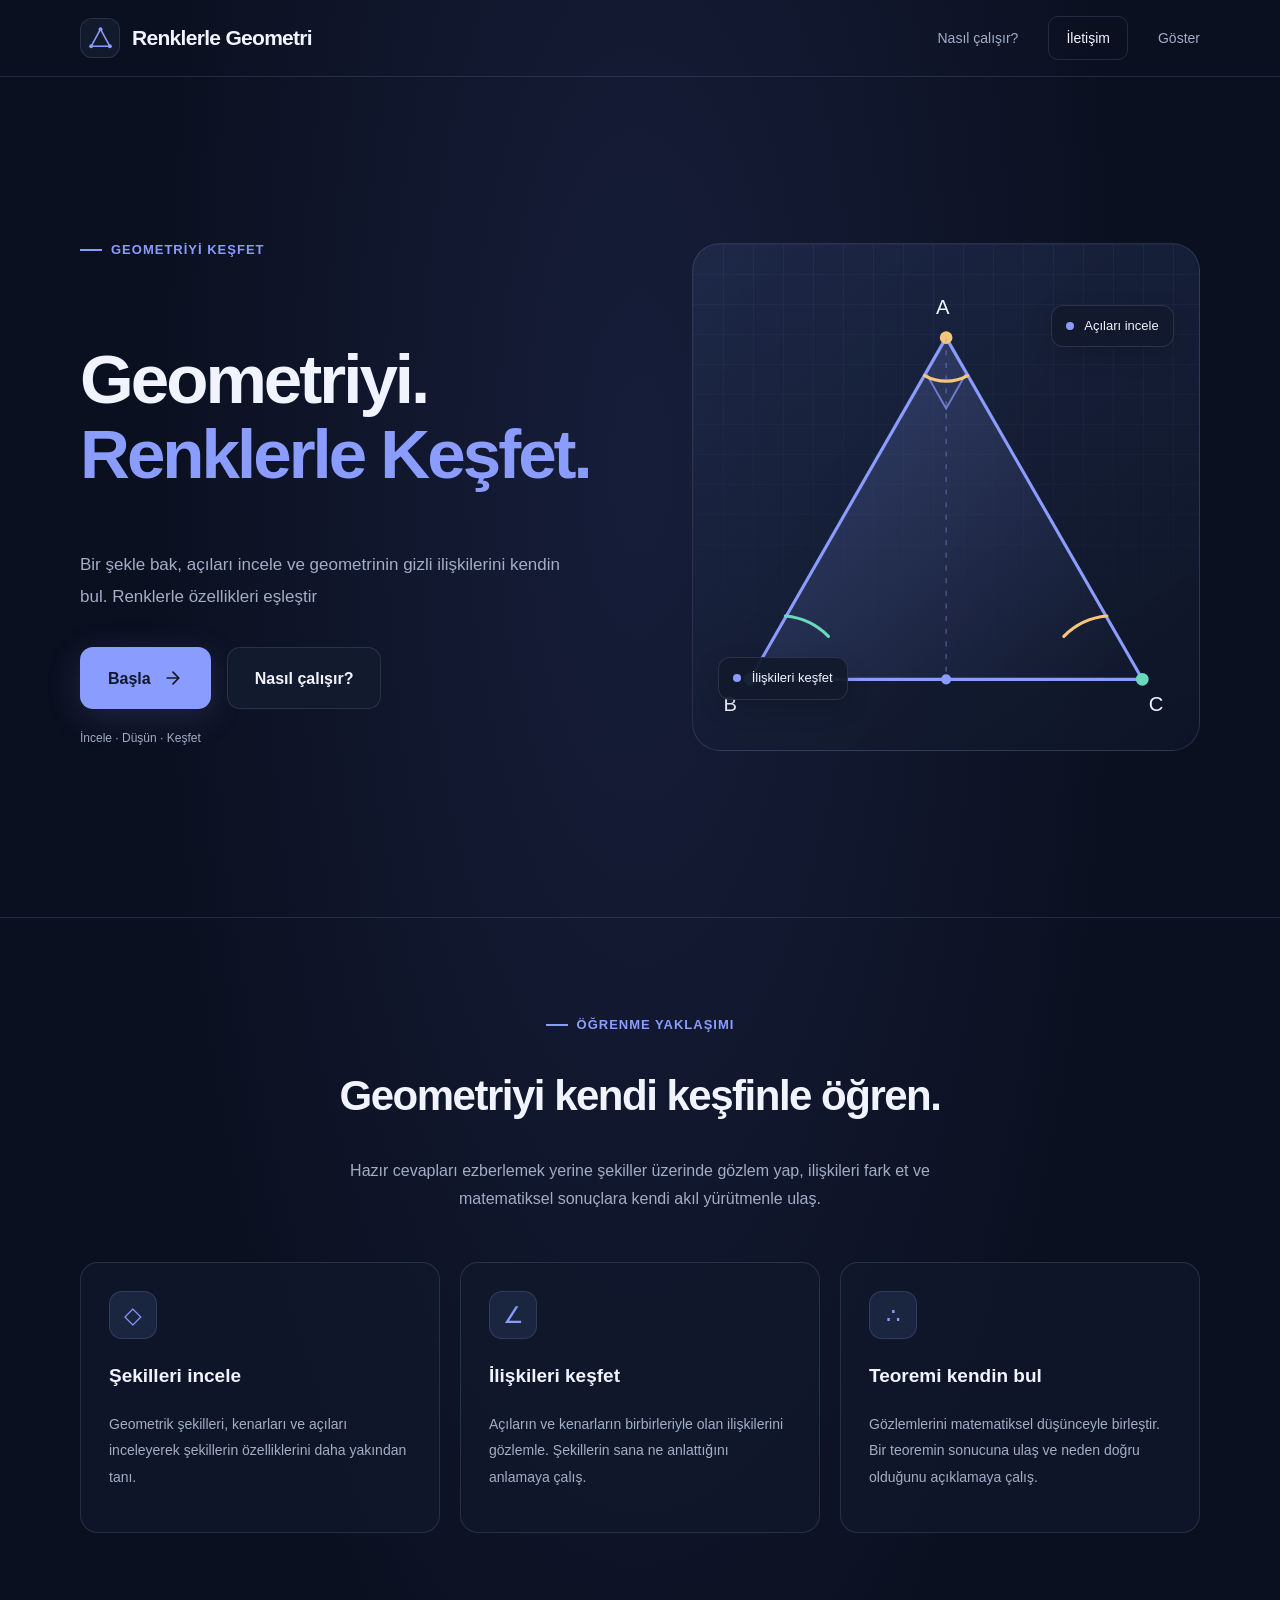
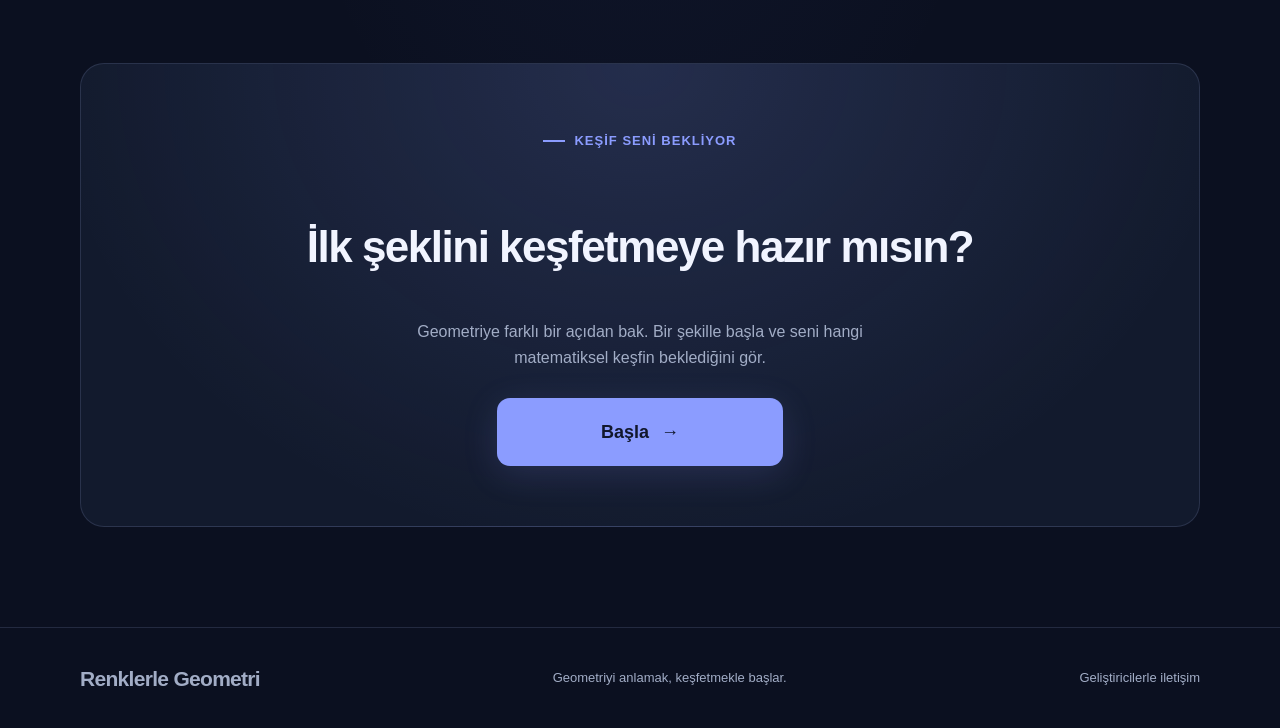
<file: index.html>
<!DOCTYPE html>
<html lang="tr">

<head>
    <meta charset="UTF-8">
    <meta name="viewport" content="width=device-width, initial-scale=1.0">
    <meta name="description" content="Geometriyi keşfet, şekilleri incele ve geometrik teoremleri kendin bul.">

    <title>Renklerle Geometri | Geometriyi Keşfet</title>

    <link rel="icon" href="./assets/ico-Ushhj6MB.svg">


  <script type="module" crossorigin src="./assets/main-DcZAtLIF.js"></script>
  <link rel="modulepreload" crossorigin href="./assets/rolldown-runtime-B8xr6ykz.js">
  <link rel="modulepreload" crossorigin href="./assets/contactBar-Cj_jjGYL.js">
  <link rel="stylesheet" crossorigin href="./assets/contactBar-DJhipNOu.css">
  <link rel="stylesheet" crossorigin href="./assets/main-CIuwvWe5.css">
</head>

<body class="main-page" id="desktopViewport">
    <header id="header"></header>

    <main>
        <section class="hero container">
            <div class="hero-content">
                <div class="eyebrow">Geometriyi keşfet</div>

                <h1>
                    Geometriyi.
                    <span>Renklerle Keşfet.</span>
                </h1>

                <p class="hero-description">
                    Bir şekle bak, açıları incele ve geometrinin
                    gizli ilişkilerini kendin bul. Renklerle özellikleri eşleştir
                </p>

                <div class="hero-actions">
                    <!-- Bu adresi kendi etkinlik sayfanın adresiyle değiştir. -->
                    <a class="button button-primary" href="./courseSelector/index.html">
                        Başla

                        <svg viewBox="0 0 24 24" fill="none" aria-hidden="true">
                            <path d="M5 12H19M12 5L19 12L12 19" stroke="currentColor" stroke-width="2"
                                stroke-linecap="round" stroke-linejoin="round" />
                        </svg>
                    </a>

                    <a class="button button-secondary" href="#nasil-calisir">
                        Nasıl çalışır?
                    </a>
                </div>

                <p class="hero-note">
                    İncele · Düşün · Keşfet
                </p>
            </div>

            <div class="geometry-card" aria-label="Açıları işaretlenmiş geometrik üçgen çizimi">
                <span class="floating-label label-top">
                    <span class="label-dot"></span>
                    Açıları incele
                </span>

                <svg viewBox="0 0 400 400" fill="none" role="img" aria-labelledby="triangle-title">
                    <title id="triangle-title">
                        Açıları ve kenarları gösterilen bir üçgen
                    </title>

                    <defs>
                        <linearGradient id="triangle-fill" x1="90" y1="80" x2="310" y2="330"
                            gradientUnits="userSpaceOnUse">
                            <stop stop-color="#8b9cff" stop-opacity=".22" />
                            <stop offset="1" stop-color="#8b9cff" stop-opacity=".02" />
                        </linearGradient>
                    </defs>

                    <path d="M200 55L45 325H355L200 55Z" fill="url(#triangle-fill)" stroke="#8b9cff" stroke-width="2.5"
                        stroke-linejoin="round" />

                    <path d="M184 83L200 111L216 83" stroke="#8b9cff" stroke-opacity=".7" stroke-width="1.5" />

                    <path d="M73 275A55 55 0 0 1 107 291" stroke="#68d9bd" stroke-width="2.5" stroke-linecap="round" />

                    <path d="M293 291A55 55 0 0 1 327 275" stroke="#f5c779" stroke-width="2.5" stroke-linecap="round" />

                    <path d="M183 85A35 35 0 0 0 217 85" stroke="#f5c779" stroke-width="2.5" stroke-linecap="round" />

                    <circle cx="200" cy="55" r="5" fill="#f5c779" />
                    <circle cx="45" cy="325" r="5" fill="#68d9bd" />
                    <circle cx="355" cy="325" r="5" fill="#68d9bd" />

                    <g fill="#f1f4ff" font-size="16" font-family="Segoe UI, Arial, sans-serif">
                        <text x="192" y="36">A</text>
                        <text x="24" y="350">B</text>
                        <text x="360" y="350">C</text>
                    </g>

                    <g stroke="#8b9cff" stroke-opacity=".45" stroke-dasharray="4 6">
                        <path d="M200 55V325" />
                        <path d="M45 325H355" />
                    </g>

                    <circle cx="200" cy="325" r="4" fill="#8b9cff" />
                </svg>

                <span class="floating-label label-bottom">
                    <span class="label-dot"></span>
                    İlişkileri keşfet
                </span>
            </div>
        </section>

        <section class="section" id="nasil-calisir">
            <div class="container">
                <div class="section-heading">
                    <div class="eyebrow">Öğrenme yaklaşımı</div>

                    <h2>Geometriyi kendi keşfinle öğren.</h2>

                    <p>
                        Hazır cevapları ezberlemek yerine şekiller üzerinde
                        gözlem yap, ilişkileri fark et ve matematiksel
                        sonuçlara kendi akıl yürütmenle ulaş.
                    </p>
                </div>

                <div class="features">
                    <article class="feature-card">
                        <div class="feature-icon" aria-hidden="true">
                            ◇
                        </div>

                        <h3>Şekilleri incele</h3>

                        <p>
                            Geometrik şekilleri, kenarları ve açıları
                            inceleyerek şekillerin özelliklerini daha
                            yakından tanı.
                        </p>
                    </article>

                    <article class="feature-card">
                        <div class="feature-icon" aria-hidden="true">
                            ∠
                        </div>

                        <h3>İlişkileri keşfet</h3>

                        <p>
                            Açıların ve kenarların birbirleriyle olan
                            ilişkilerini gözlemle. Şekillerin sana
                            ne anlattığını anlamaya çalış.
                        </p>
                    </article>

                    <article class="feature-card">
                        <div class="feature-icon" aria-hidden="true">
                            ∴
                        </div>

                        <h3>Teoremi kendin bul</h3>

                        <p>
                            Gözlemlerini matematiksel düşünceyle birleştir.
                            Bir teoremin sonucuna ulaş ve neden doğru
                            olduğunu açıklamaya çalış.
                        </p>
                    </article>
                </div>
            </div>
        </section>

        <section class="start-section container">
            <div class="start-card">
                <div class="eyebrow">Keşif seni bekliyor</div>

                <h2>İlk şeklini keşfetmeye hazır mısın?</h2>

                <p>
                    Geometriye farklı bir açıdan bak. Bir şekille başla
                    ve seni hangi matematiksel keşfin beklediğini gör.
                </p>

                <!-- Bu adresi de etkinlik sayfanın adresiyle eşleştir. -->
                <a class="button button-primary" href="./courseSelector/index.html">
                    Başla
                    <span aria-hidden="true">→</span>
                </a>
            </div>
        </section>
    </main>

    <footer id="iletisim"></footer>
</body>

</html>
</file>
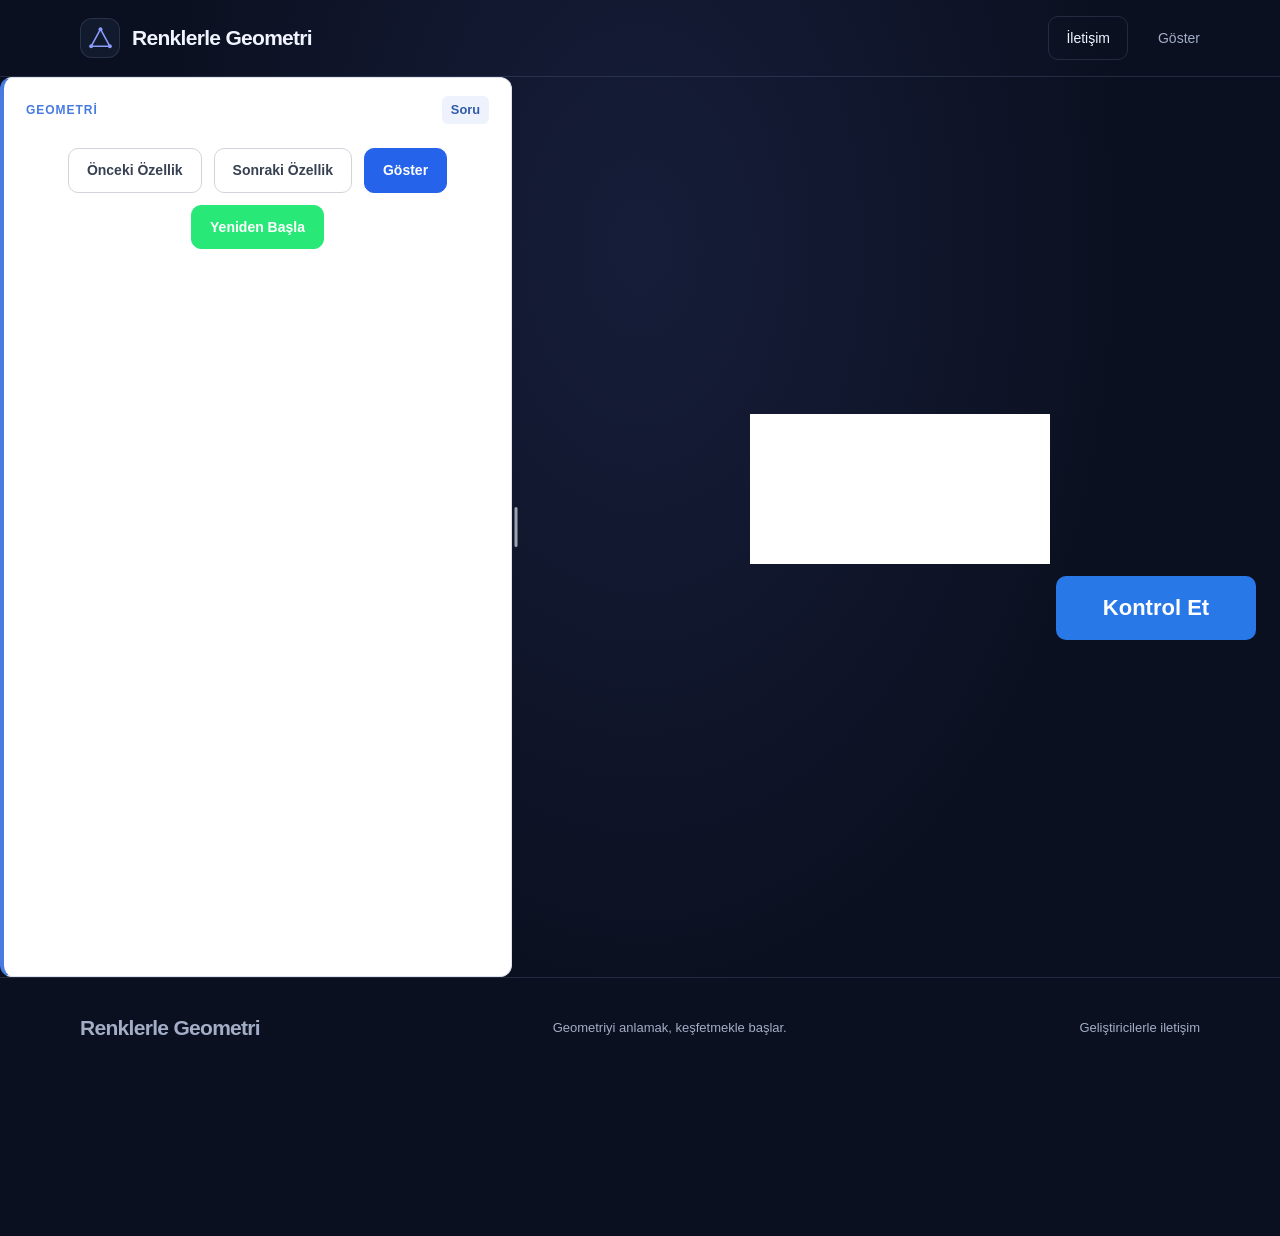
<file: course/index.html>
<!DOCTYPE html>
<html lang="tr">

<head>
    <title>Renklerle Geometri | Geometriyi Keşfet</title>
    <meta charset="UTF-8">
    <meta name="viewport" content="width=device-width, initial-scale=1.0">






    <meta name="description" content="Geometriyi keşfet, şekilleri incele ve geometrik teoremleri kendin bul.">
    <link rel="icon" href="../assets/ico-Ushhj6MB.svg">

  <script type="module" crossorigin src="../assets/course-C2_R8om1.js"></script>
  <link rel="modulepreload" crossorigin href="../assets/rolldown-runtime-B8xr6ykz.js">
  <link rel="modulepreload" crossorigin href="../assets/contactBar-Cj_jjGYL.js">
  <link rel="modulepreload" crossorigin href="../assets/render-B9s9tEjW.js">
  <link rel="stylesheet" crossorigin href="../assets/contactBar-DJhipNOu.css">
  <link rel="stylesheet" crossorigin href="../assets/course-DU91jyrl.css">
</head>

<body id="desktopViewport">
    <header id="header"></header>
    <main id="content">
        <section id="questionCard">
            <div id="questionHeader">
                <span id="questionCategory">GEOMETRİ</span>
                <span id="questionNumber">Soru</span>
            </div>

            <p id="questionText"></p>
            <p id="questionHint" hidden></p>

            <div class="controlGroup">
                <button id="previousCourse" type="button">Önceki Özellik</button>
                <button id="nextCourse" type="button">Sonraki Özellik</button>
                <button id="showCourses" type="button">Göster</button>
                <button id="restartCourse" type="button">Yeniden Başla</button>
            </div>
            <p id="questionReminder"></p>
        </section>

        <div id="panelResizer" role="separator" aria-label="Soru panelinin genişliğini değiştir" aria-orientation="vertical" aria-valuemin="220" aria-valuenow="400" tabindex="0"></div>

        <section id="canvasContainer">
            <div id="test">
                <canvas id="renderCanvas"></canvas>
            </div>
            <button id="checkQuestion" type="button">
                Kontrol Et
            </button>
        </section>
    </main>

    <footer id="iletisim"></footer>
    <svg id="colorMatchingLines" aria-hidden="true"></svg>
    <section id="colorMatchingPanel" hidden></section>

</body>

</html>
</file>
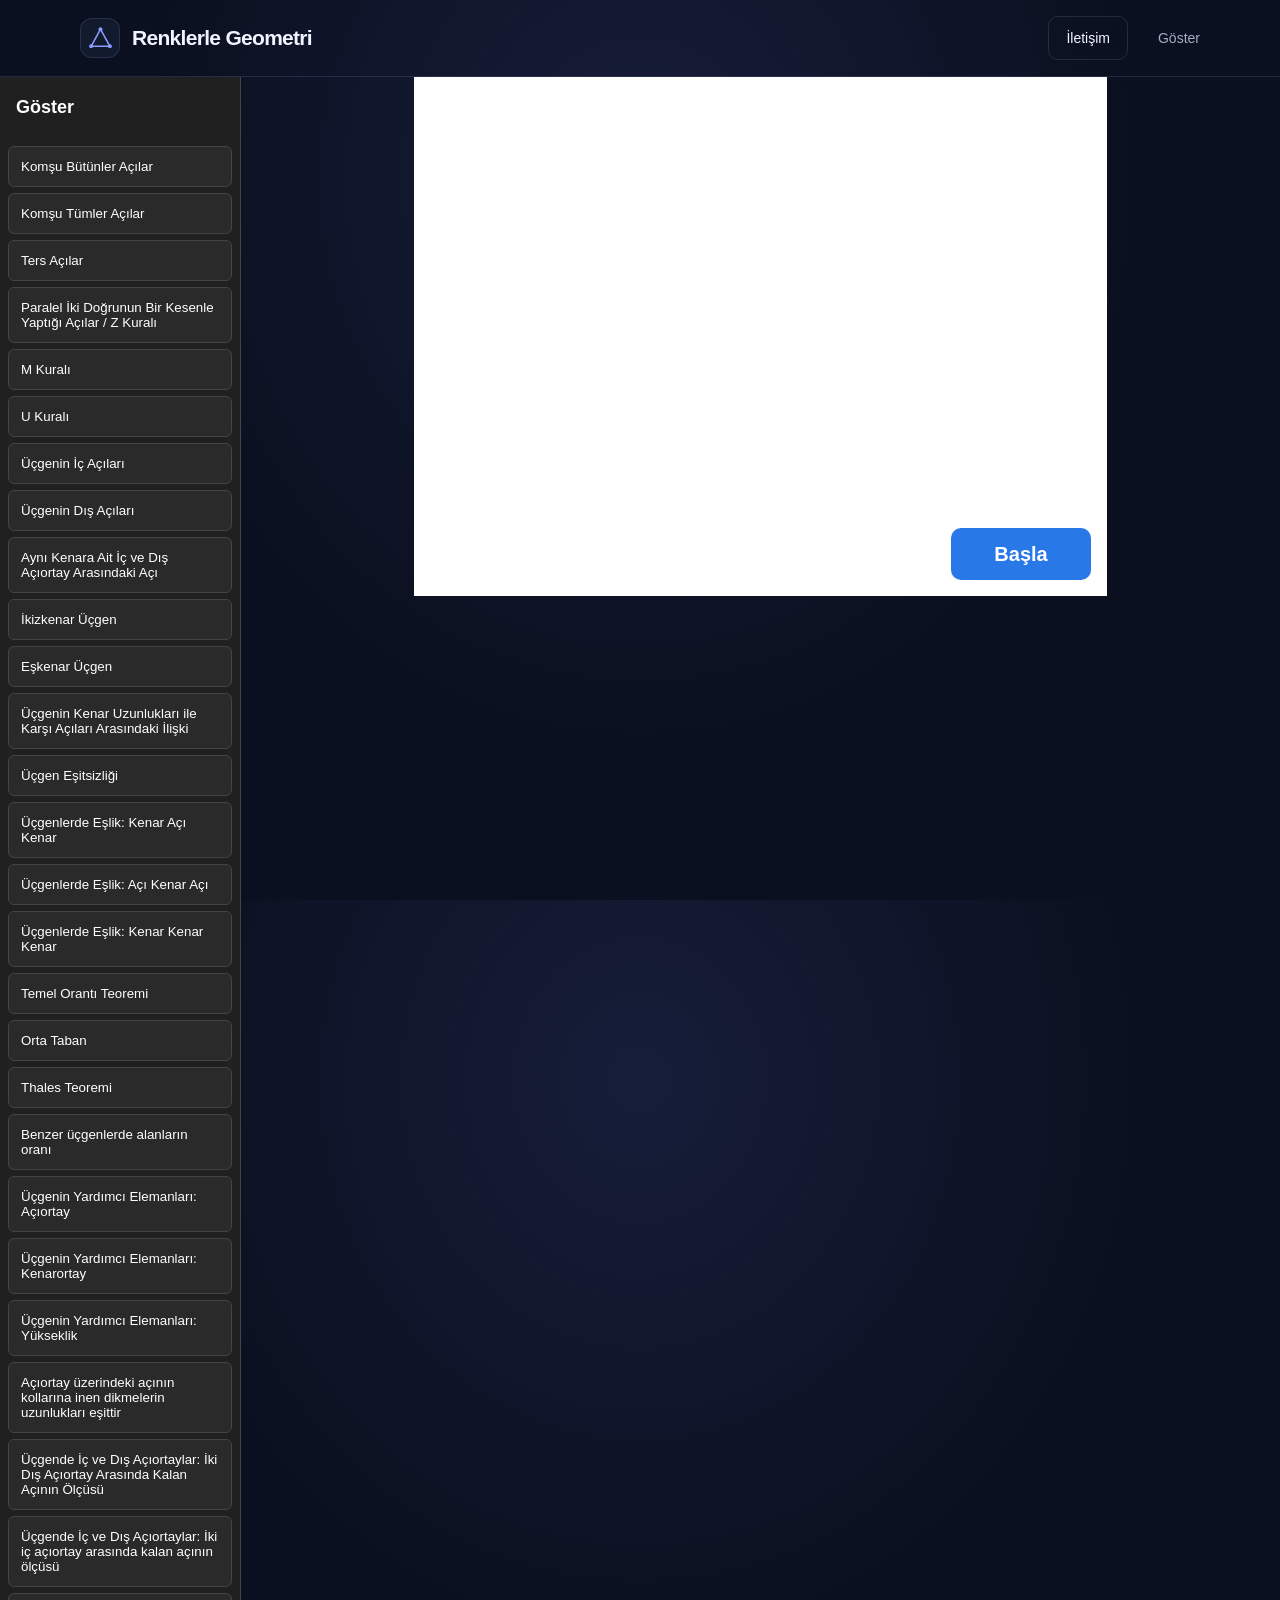
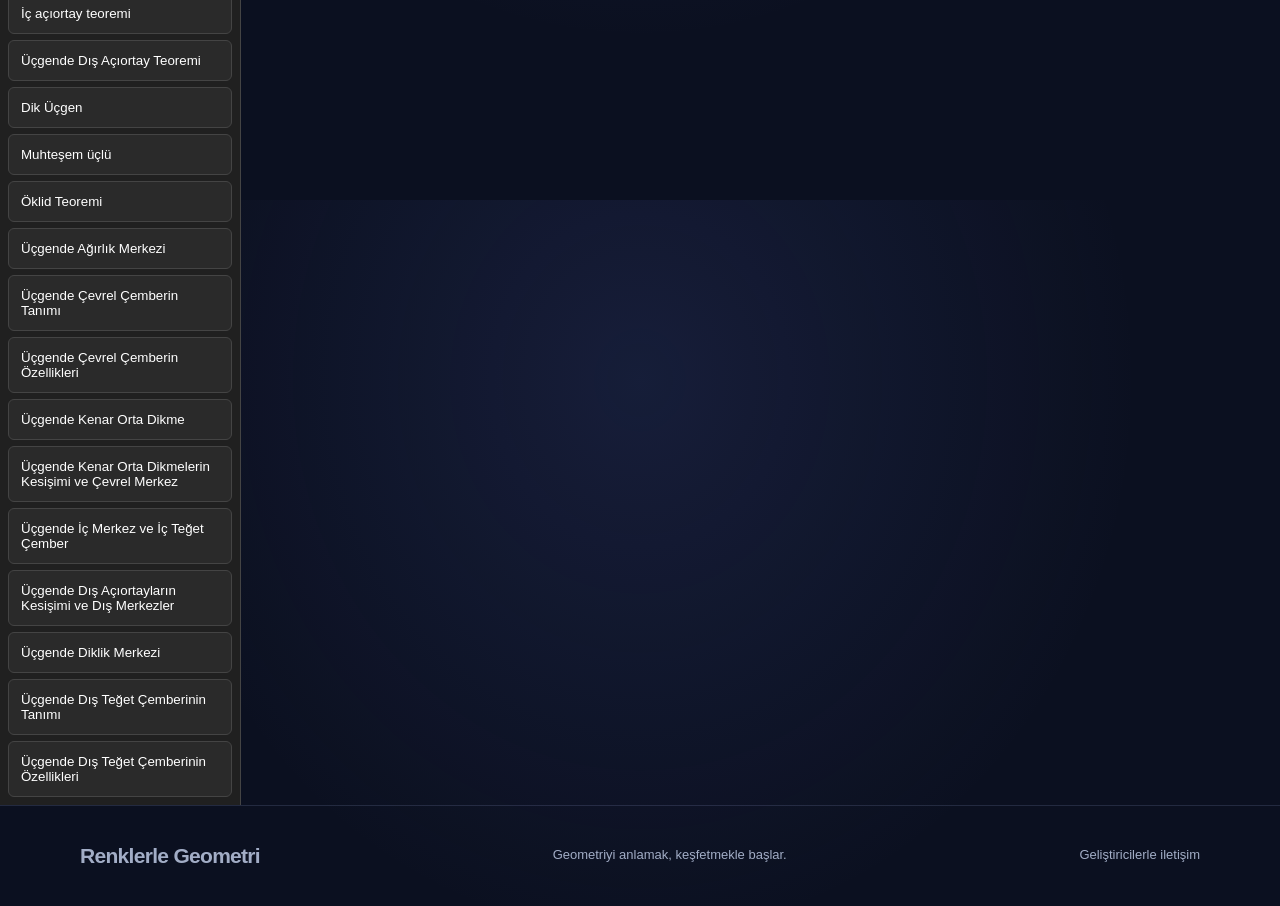
<file: courseSelector/index.html>
<!DOCTYPE html>
<html lang="tr">

<head>
    <meta charset='utf-8'>
    <meta name='viewport' content='width=device-width, initial-scale=1'>


    <meta name="description" content="Geometriyi keşfet, şekilleri incele ve geometrik teoremleri kendin bul.">
    <link rel="icon" href="../assets/ico-Ushhj6MB.svg">

    <title>Renklerle Geometri | Geometriyi Keşfet</title>
  <script type="module" crossorigin src="../assets/courseSelector-DwA4_mKT.js"></script>
  <link rel="modulepreload" crossorigin href="../assets/rolldown-runtime-B8xr6ykz.js">
  <link rel="modulepreload" crossorigin href="../assets/contactBar-Cj_jjGYL.js">
  <link rel="modulepreload" crossorigin href="../assets/render-B9s9tEjW.js">
  <link rel="stylesheet" crossorigin href="../assets/contactBar-DJhipNOu.css">
  <link rel="stylesheet" crossorigin href="../assets/courseSelector-vT-MnmCL.css">
</head>

<body id="desktopViewport">
    <header id="header"></header>
    <main id="content">
        <aside id="courseSidebar">
            <h2>Göster</h2>
            <div id="courseList"></div>
        </aside>

        <section id="canvasContainer">
            <div id="previewWrapper">
                <canvas id="previewCanvas"></canvas>
                <button id="startCourse" type="button">
                    Başla
                </button>
            </div>
        </section>
    </main>
    <footer id="iletisim"></footer>


</body>

</html>
</file>
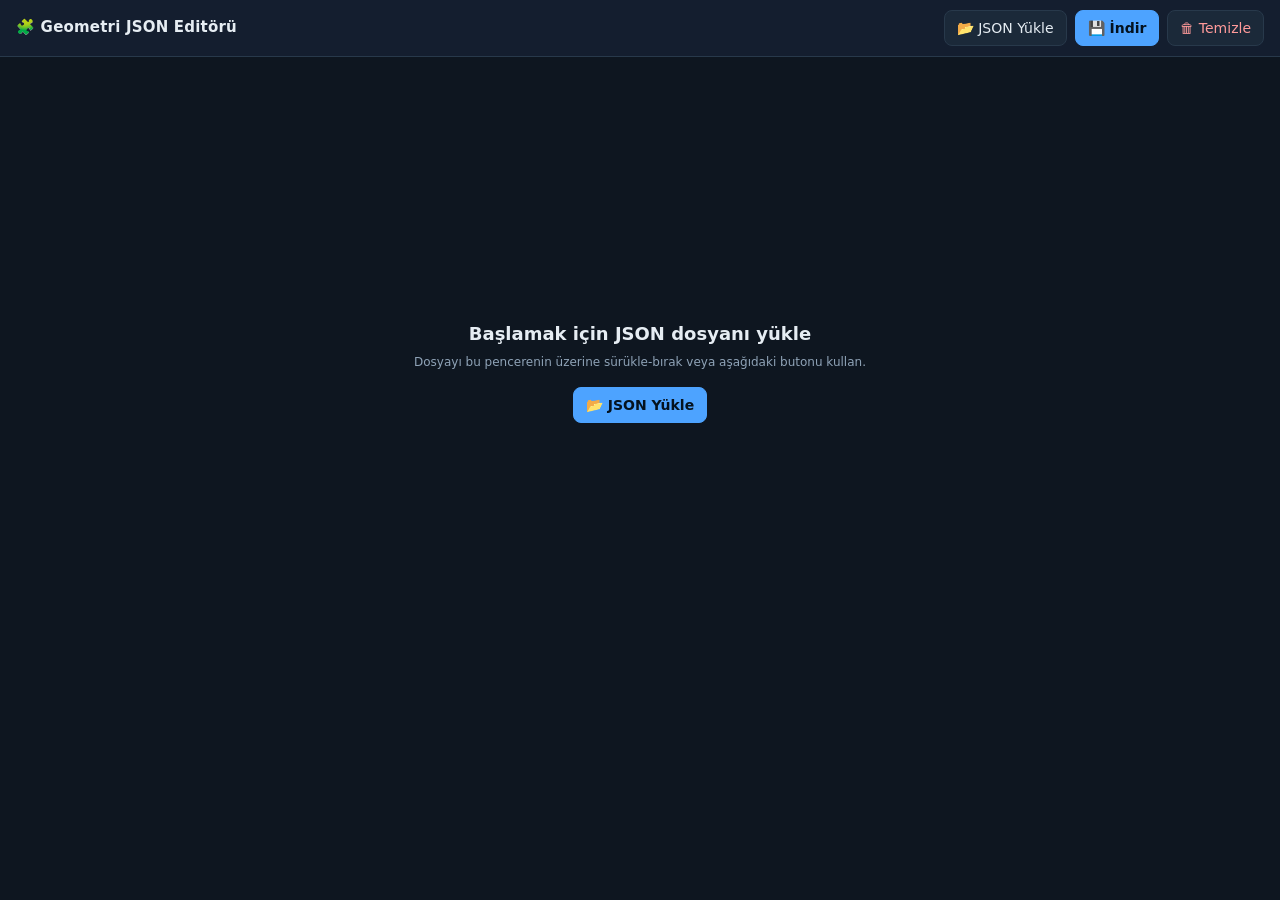
<file: EditorTest2.html>
<!DOCTYPE html>
<html lang="tr">
<head>
<meta charset="utf-8">
<meta name="viewport" content="width=device-width, initial-scale=1">
<title>Geometri JSON Editörü</title>
<style>
  :root{
    --bg:#0e1620; --panel:#152030; --panel2:#1b2939; --line:#28394b;
    --text:#e6edf3; --muted:#8fa3b7; --accent:#4da3ff;
  }
  *{box-sizing:border-box}
  [hidden]{display:none !important}
  body{
    margin:0; background:var(--bg); color:var(--text);
    font:14px/1.45 system-ui,-apple-system,"Segoe UI",Roboto,Arial,sans-serif;
  }
  header{
    position:sticky; top:0; z-index:20; display:flex; flex-wrap:wrap; gap:8px;
    align-items:center; padding:10px 16px; background:rgba(21,32,48,.96);
    backdrop-filter:blur(6px); border-bottom:1px solid var(--line);
  }
  header h1{margin:0 auto 0 0; font-size:15px; font-weight:600; letter-spacing:.2px}

  button{
    font:inherit; color:var(--text); background:var(--panel2);
    border:1px solid var(--line); border-radius:8px; padding:7px 12px;
    cursor:pointer; transition:.15s;
  }
  button:hover{background:#243649; border-color:#3a5170}
  button.primary{background:var(--accent); border-color:var(--accent); color:#04121f; font-weight:600}
  button.primary:hover{filter:brightness(1.1)}
  button.danger{color:#ff9a9a}
  button.danger:hover{background:#3a1f26; border-color:#7a3346}

  main{
    display:grid; grid-template-columns:400px minmax(0,1fr); gap:16px;
    padding:16px; max-width:1500px; margin:0 auto; align-items:start;
  }
  @media (max-width:1000px){ main{grid-template-columns:1fr} }

  .card{
    background:var(--panel); border:1px solid var(--line);
    border-radius:12px; padding:14px;
  }
  .card h2{
    margin:0 0 10px; font-size:12px; text-transform:uppercase;
    letter-spacing:.09em; color:var(--muted); font-weight:600;
  }
  .card h3.sub{
    margin:18px 0 10px; font-size:12px; text-transform:uppercase;
    letter-spacing:.09em; color:var(--muted); font-weight:600;
  }
  .hint{color:var(--muted); font-size:12px; font-weight:400}
  .spacer{flex:1}

  input[type=text], input[type=number], select, textarea{
    width:100%; min-width:0; background:#0d1722; color:var(--text);
    border:1px solid var(--line); border-radius:7px; padding:6px 8px; font:inherit;
  }
  input[type=number]{padding:4px 6px; font-size:12px}
  input:focus, select:focus, textarea:focus{
    outline:none; border-color:var(--accent);
    box-shadow:0 0 0 3px rgba(77,163,255,.15);
  }
  textarea{resize:vertical; min-height:120px; line-height:1.55}
  select{cursor:pointer}

  input[type=color]{
    -webkit-appearance:none; appearance:none; border:1px solid var(--line);
    border-radius:7px; background:none; padding:0; width:30px; height:28px; cursor:pointer;
  }
  input[type=color]::-webkit-color-swatch-wrapper{padding:2px}
  input[type=color]::-webkit-color-swatch{border:none; border-radius:4px}

  /* renk satırı */
  .color-row{
    display:grid; grid-template-columns:24px 30px 1fr 1fr 24px; gap:6px;
    align-items:center; background:var(--panel2); border:1px solid var(--line);
    border-radius:9px; padding:8px; margin-bottom:8px;
  }
  .color-row .rgba{
    grid-column:1 / -1; display:grid; grid-template-columns:repeat(4,1fr); gap:6px;
  }
  .color-row .rgba > div{display:flex; align-items:center; gap:4px}
  .color-row .rgba span{font-size:11px; color:var(--muted)}
  .color-row .del{padding:0; height:24px; line-height:1; font-size:15px; color:#ff9a9a}
  .color-row .del:hover{background:#3a1f26; border-color:#7a3346}
  .badge{
    display:grid; place-items:center; height:26px; border-radius:6px;
    background:#0d1722; border:1px solid var(--line); font-size:12px;
    color:var(--muted); font-variant-numeric:tabular-nums;
  }

  /* kurs */
  .course-bar{display:flex; flex-direction:column; gap:6px}
  .course-title{
    margin:0 0 14px; font-size:17px; font-weight:700; line-height:1.3;
    padding-bottom:10px; border-bottom:1px solid var(--line);
  }
  .field{display:flex; flex-direction:column; gap:4px}
  .lbl{font-size:11px; color:var(--muted); letter-spacing:.02em}

  /* açı / kenar kartı */
  .angle{
    background:var(--panel2); border:1px solid var(--line);
    border-radius:10px; padding:10px 12px; margin-bottom:10px;
  }
  .angle-head{display:flex; gap:8px; align-items:center; margin-bottom:10px}
  .angle-head .del{
    padding:0 8px; height:26px; font-size:16px; line-height:1; color:#ff9a9a;
  }
  .angle-head .del:hover{background:#3a1f26; border-color:#7a3346}
  .tag{
    font-size:11px; color:var(--muted); background:#0d1722;
    border:1px solid var(--line); border-radius:20px; padding:2px 9px;
    font-variant-numeric:tabular-nums;
  }
  .angle-title{font-weight:600; font-size:13px}
  .angle-grid{display:grid; grid-template-columns:repeat(auto-fit,minmax(150px,1fr)); gap:10px}
  .angle-grid .wide{grid-column:1 / -1}

  .section{margin-top:10px}
  .add-btn{
    width:100%; margin-top:10px; border-style:dashed; color:var(--muted);
    background:transparent;
  }
  .add-btn:hover{color:var(--text); border-color:var(--accent); background:rgba(77,163,255,.06)}

  /* boş ekran */
  .empty{display:grid; place-items:center; min-height:70vh; text-align:center; padding:24px}
  .empty h2{margin:0 0 6px; font-size:18px}
  .empty p{margin:0 0 16px}
</style>
</head>
<body>

<header>
  <h1>🧩 Geometri JSON Editörü</h1>
  <input type="file" id="fileInput" accept=".json,.txt,application/json" hidden>
  <button id="btnLoad">📂 JSON Yükle</button>
  <button id="btnDownload" class="primary">💾 İndir</button>
  <button id="btnReset" class="danger">🗑 Temizle</button>
</header>

<main id="app" hidden>
  <aside class="card">
    <h2>Renkler <span id="colorCount" class="hint"></span></h2>
    <div id="colorList"></div>
    <button id="btnAddColor" style="width:100%;margin-top:4px">+ Renk Ekle</button>
  </aside>

  <section>
    <div class="card course-bar">
      <label for="courseSelect" class="lbl">Kural / Kurs seç</label>
      <select id="courseSelect"></select>
    </div>
    <div class="card" id="courseEditor" style="margin-top:16px"></div>
  </section>
</main>

<div id="empty" class="empty">
  <div>
    <h2>Başlamak için JSON dosyanı yükle</h2>
    <p class="hint">Dosyayı bu pencerenin üzerine sürükle-bırak veya aşağıdaki butonu kullan.</p>
    <button id="btnLoad2" class="primary">📂 JSON Yükle</button>
  </div>
</div>

<script>
"use strict";

/* ===================== yardımcılar ===================== */
const $  = (s, r = document) => r.querySelector(s);
const $$ = (s, r = document) => Array.from(r.querySelectorAll(s));

function el(tag, props = {}, ...children){
  const n = document.createElement(tag);
  for (const k in props){
    const v = props[k];
    if (k === "class") n.className = v;
    else if (k === "text") n.textContent = v;
    else if (k === "html") n.innerHTML = v;
    else if (k.startsWith("on") && typeof v === "function") n.addEventListener(k.slice(2).toLowerCase(), v);
    else if (k in n) n[k] = v;
    else n.setAttribute(k, v);
  }
  children.flat().forEach(c => {
    if (c === null || c === undefined || c === false) return;
    n.append(c.nodeType ? c : document.createTextNode(String(c)));
  });
  return n;
}

const clamp255 = v => Math.max(0, Math.min(255, Math.round(Number(v) || 0)));
const rgbaToHex = rgba => "#" + [0,1,2].map(i =>
  clamp255(rgba[i] ?? 0).toString(16).padStart(2, "0")).join("");
function hexToRgb(hex){
  const m = /^#?([0-9a-f]{6})$/i.exec(hex || "");
  if (!m) return [0,0,0];
  const n = parseInt(m[1], 16);
  return [(n >> 16) & 255, (n >> 8) & 255, n & 255];
}

/* ===================== durum ===================== */
const LS_DATA   = "geo_json_editor_data_v1";
const LS_COURSE = "geo_json_editor_course_v1";

let data = null;
let currentCourse = 0;

let saveTimer;
function save(){
  clearTimeout(saveTimer);
  saveTimer = setTimeout(() => {
    try{
      localStorage.setItem(LS_DATA, JSON.stringify(data));
      localStorage.setItem(LS_COURSE, String(currentCourse));
    }catch(e){ console.warn("Kaydedilemedi:", e); }
  }, 250);
}

/* ===================== açılış ===================== */
function boot(){
  const raw = localStorage.getItem(LS_DATA);
  if (raw){
    try{
      data = JSON.parse(raw);
      currentCourse = Number(localStorage.getItem(LS_COURSE) || 0) || 0;
    }catch(e){ data = null; }
  }
  if (data) renderAll();
  else showEmpty();
}

function showEmpty(){
  $("#app").hidden = true;
  $("#empty").hidden = false;
}

function renderAll(){
  if (!data) return showEmpty();
  $("#empty").hidden = true;
  $("#app").hidden = false;

  if (!Array.isArray(data.renkler)) data.renkler = [];
  if (!Array.isArray(data.kurslar) || !data.kurslar.length) data.kurslar = [];
  if (currentCourse >= data.kurslar.length) currentCourse = 0;

  renderColors();
  renderCourseSelect();
  renderCourse();
}

/* ===================== dosya işlemleri ===================== */
function openFilePicker(){ $("#fileInput").click(); }

function readFile(file){
  const r = new FileReader();
  r.onload = () => {
    try{
      const txt = String(r.result).replace(/^\uFEFF/, "");
      const obj = JSON.parse(txt);
      if (!obj || typeof obj !== "object") throw new Error("Geçersiz JSON");
      data = obj;
      currentCourse = 0;
      save();
      renderAll();
    }catch(err){
      alert("JSON okunamadı:\n" + err.message);
    }
    $("#fileInput").value = "";
  };
  r.readAsText(file, "utf-8");
}

function downloadJSON(){
  if (!data) return;
  const blob = new Blob([JSON.stringify(data, null, 4)], {type: "application/json;charset=utf-8"});
  const a = document.createElement("a");
  a.href = URL.createObjectURL(blob);
  a.download = "geometri.json";
  document.body.append(a);
  a.click();
  a.remove();
  setTimeout(() => URL.revokeObjectURL(a.href), 1500);
}

/* ===================== RENKLER ===================== */
function renderColors(){
  const wrap = $("#colorList");
  wrap.innerHTML = "";
  $("#colorCount").textContent = "(" + data.renkler.length + ")";

  data.renkler.forEach((c, i) => {
    if (!Array.isArray(c.rgba)) c.rgba = [0, 0, 0, 255];
    while (c.rgba.length < 4) c.rgba.push(255);

    const swatch = el("input", {type: "color", value: rgbaToHex(c.rgba)});
    const name   = el("input", {type: "text", value: c.name ?? "", placeholder: "Türkçe ad"});
    const eng    = el("input", {type: "text", value: c.eng_name ?? "", placeholder: "eng_name"});
    const del    = el("button", {class: "del", title: "Rengi sil"}, "×");

    const rgbaWrap = el("div", {class: "rgba"});
    const labels = ["R", "G", "B", "A"];
    const numInputs = [];
    for (let k = 0; k < 4; k++){
      const inp = el("input", {type: "number", min: "0", max: "255", step: "1", value: c.rgba[k]});
      inp.addEventListener("input", () => {
        c.rgba[k] = clamp255(inp.value);
        if (k < 3) swatch.value = rgbaToHex(c.rgba);
        save();
      });
      numInputs.push(inp);
      rgbaWrap.append(el("div", {}, el("span", {text: labels[k]}), inp));
    }

    swatch.addEventListener("input", () => {
      const [r, g, b] = hexToRgb(swatch.value);
      c.rgba[0] = r; c.rgba[1] = g; c.rgba[2] = b;
      if (c.rgba[3] === undefined) c.rgba[3] = 255;
      numInputs[0].value = r; numInputs[1].value = g; numInputs[2].value = b;
      save();
    });

    name.addEventListener("input", () => { c.name = name.value; save(); refreshColorSelectLabels(); });
    eng.addEventListener("input",  () => { c.eng_name = eng.value; save(); });

    del.addEventListener("click", () => {
      if (!confirm("Renk #" + i + " (" + (c.name || "") + ") silinsin mi?\n\n" +
                   "Tüm renk referansları otomatik güncellenecek.")) return;
      deleteColorAndRemap(i);
      renderColors();
      renderCourse();
    });

    wrap.append(el("div", {class: "color-row"},
      el("div", {class: "badge", text: String(i)}),
      swatch, name, eng, del, rgbaWrap
    ));
  });
}

/** Renk sil + tüm referansları (kenarRengiID, renkID, doğruRenkID) güncelle */
function deleteColorAndRemap(idx){
  if (idx < 0 || idx >= data.renkler.length) return;
  data.renkler.splice(idx, 1);

  const remapRef = (obj, k) => {
    if (!obj || !(k in obj)) return;
    const v = obj[k];
    if (typeof v !== "number") return;
    if (v === idx){
      if (data.renkler.length === 0) delete obj[k];
      else obj[k] = 0;
    } else if (v > idx){
      obj[k] = v - 1;
    }
  };

  remapRef(data, "kenarRengiID");
  (data.kurslar || []).forEach(k => {
    (k["açılar"]   || []).forEach(a => { remapRef(a, "renkID"); remapRef(a, "doğruRenkID"); });
    (k["kenarlar"] || []).forEach(e => { remapRef(e, "renkID"); });
  });

  save();
}

/* ===================== SEÇİCİLER ===================== */
const EXTRA_SHAPES = ["triangle","square","rect","circle","parallel",
                      "empty","emptyTriangle","emptyCircle","emptySquare","emptySqure","emptyRect"];

function shapeList(current){
  const set = new Set();
  (data["şekiller"] || []).forEach(s => { if (s && s.type) set.add(s.type); });
  EXTRA_SHAPES.forEach(t => set.add(t));
  if (current) set.add(current);
  return Array.from(set);
}

function shapeSelect(current, onChange){
  const sel = el("select");
  sel.append(el("option", {value: "", text: "— (yok)"}));
  shapeList(current).forEach(t => sel.append(el("option", {value: t, text: t})));
  sel.value = current ?? "";
  sel.addEventListener("change", () => {
    onChange(sel.value === "" ? undefined : sel.value);
  });
  return sel;
}

function colorSelect(current, onChange){
  const sel = el("select", {class: "color-select"});
  fillColorOptions(sel, current);
  sel.addEventListener("change", () => {
    sel.dataset.selected = sel.value;
    onChange(sel.value === "" ? undefined : Number(sel.value));
  });
  return sel;
}

function fillColorOptions(sel, current){
  const val = (current === undefined || current === null) ? "" : String(current);
  sel.innerHTML = "";
  sel.append(el("option", {value: "", text: "— (yok)"}));
  (data.renkler || []).forEach((c, i) => {
    sel.append(el("option", {value: String(i), text: i + " — " + (c.name ?? "")}));
  });
  sel.value = val;
  sel.dataset.selected = val;
}

function refreshColorSelectLabels(){
  $$(".color-select").forEach(sel => {
    fillColorOptions(sel, sel.dataset.selected);
  });
}

/* ===================== KURS ===================== */
function renderCourseSelect(){
  const sel = $("#courseSelect");
  sel.innerHTML = "";
  data.kurslar.forEach((k, i) => {
    sel.append(el("option", {value: String(i), text: (i + 1) + ". " + (k.ismi || "(isimsiz)")}));
  });
  sel.value = String(currentCourse);
}

function renderCourse(){
  const wrap = $("#courseEditor");
  wrap.innerHTML = "";

  if (!data.kurslar.length){
    wrap.append(el("p", {class: "hint", text: "JSON içinde kurs bulunamadı."}));
    return;
  }
  if (currentCourse >= data.kurslar.length) currentCourse = 0;

  const c = data.kurslar[currentCourse];
  $("#courseSelect").value = String(currentCourse);

  // Başlık
  wrap.append(el("h2", {class: "course-title", text: c.ismi || "(isimsiz kural)"}));

  // Açıklama
  const ta = el("textarea", {rows: 7});
  ta.value = c.aciklama ?? "";
  ta.addEventListener("input", () => { c.aciklama = ta.value; save(); });
  wrap.append(el("div", {class: "field"},
    el("label", {class: "lbl", text: "aciklama"}),
    ta,
    el("span", {class: "hint", text: "İpucu: {mavi:daire} gibi yer tutucular metin içinde kullanılabilir."})
  ));

  // Açılar & Kenarlar
  wrap.append(renderSection(c, "açılar",   "açı"));
  wrap.append(renderSection(c, "kenarlar", "kenar"));
}

function renderSection(c, key, kind){
  const box = el("div", {class: "section"});
  const arr = Array.isArray(c[key]) ? c[key] : null;
  const count = arr ? arr.length : 0;

  box.append(el("h3", {class: "sub",
    text: (kind === "açı" ? "Açılar" : "Kenarlar") + " (" + count + ")"}));

  if (arr && arr.length){
    arr.forEach((item, i) => box.append(itemEditor(c, key, item, i, kind)));
  } else {
    box.append(el("p", {class: "hint", text: "Bu kursta henüz " + kind + " kaydı yok."}));
  }

  const addBtn = el("button", {class: "add-btn",
    text: "+ " + (kind === "açı" ? "Açı" : "Kenar") + " Ekle"});
  addBtn.addEventListener("click", () => addItem(c, key, kind));
  box.append(addBtn);

  return box;
}

/* --- tek açı / kenar kartı --- */
function itemEditor(c, key, item, i, kind){
  const box = el("div", {class: "angle"});
  const title = el("span", {class: "angle-title",
    text: item.ismi || (kind === "açı" ? "açı" : "kenar")});

  const del = el("button", {class: "del", title: "Sil"}, "×");
  del.addEventListener("click", () => {
    if (!confirm("#" + i + " numaralı " + kind + " silinsin mi?")) return;
    c[key].splice(i, 1);
    save();
    renderCourse();
  });

  box.append(el("div", {class: "angle-head"},
    el("span", {class: "tag", text: "#" + i}),
    title,
    el("span", {class: "spacer"}),
    del
  ));

  const grid = el("div", {class: "angle-grid"});

  // Yapısal referanslar
  if (kind === "açı"){
    grid.append(field("edge1", numberInput(item, "edge1")));
    grid.append(field("edge2", numberInput(item, "edge2")));
  } else {
    grid.append(field("v1", numberInput(item, "v1")));
    grid.append(field("v2", numberInput(item, "v2")));
  }

  // İstediğin 5 alan — her zaman görünür
  grid.append(field("ismi", textInput(item, "ismi", v => {
    title.textContent = v || (kind === "açı" ? "açı" : "kenar");
  }), true));

  grid.append(field("şekil",       shapeSelect(item.şekil,       v => setOrDelete(item, "şekil", v))));
  grid.append(field("renkID",      colorSelect(item.renkID,      v => setOrDelete(item, "renkID", v))));
  grid.append(field("doğruŞekil",  shapeSelect(item.doğruŞekil,  v => setOrDelete(item, "doğruŞekil", v))));
  grid.append(field("doğruRenkID", colorSelect(item.doğruRenkID, v => setOrDelete(item, "doğruRenkID", v))));

  box.append(grid);
  return box;
}

/* --- alan yardımcıları --- */
function field(label, input, wide){
  return el("div", {class: "field" + (wide ? " wide" : "")},
    el("label", {class: "lbl", text: label}),
    input
  );
}

function setOrDelete(obj, key, val){
  if (val === undefined || val === null || val === "") delete obj[key];
  else obj[key] = val;
  save();
}

function textInput(obj, key, cb){
  const inp = el("input", {type: "text", value: obj[key] ?? ""});
  inp.addEventListener("input", () => {
    if (inp.value === "") delete obj[key];
    else obj[key] = inp.value;
    if (cb) cb(obj[key] ?? "");
    save();
  });
  return inp;
}

function numberInput(obj, key){
  const inp = el("input", {type: "number", step: "1", value: obj[key] ?? 0});
  inp.addEventListener("input", () => {
    const v = parseInt(inp.value, 10);
    if (Number.isFinite(v)){ obj[key] = v; save(); }
  });
  return inp;
}

/* --- ekleme --- */
function addItem(c, key, kind){
  if (!Array.isArray(c[key])) c[key] = [];
  const prev = c[key][c[key].length - 1];
  let item;

  if (kind === "açı"){
    item = {
      edge1: (prev && typeof prev.edge1 === "number") ? prev.edge1 : 0,
      edge2: (prev && typeof prev.edge2 === "number") ? prev.edge2 : 1,
      ismi: "yeni açı"
    };
  } else {
    item = {
      v1: (prev && typeof prev.v1 === "number") ? prev.v1 : 0,
      v2: (prev && typeof prev.v2 === "number") ? prev.v2 : 1,
      ismi: "yeni kenar"
    };
  }

  c[key].push(item);
  save();
  renderCourse();
}

/* ===================== olaylar ===================== */
$("#btnLoad").addEventListener("click", openFilePicker);
$("#btnLoad2").addEventListener("click", openFilePicker);
$("#fileInput").addEventListener("change", e => {
  const f = e.target.files && e.target.files[0];
  if (f) readFile(f);
});

$("#btnDownload").addEventListener("click", downloadJSON);

$("#btnReset").addEventListener("click", () => {
  if (!confirm("Kaydedilmiş tüm değişiklikler silinsin mi?")) return;
  localStorage.removeItem(LS_DATA);
  localStorage.removeItem(LS_COURSE);
  data = null;
  currentCourse = 0;
  showEmpty();
});

$("#btnAddColor").addEventListener("click", () => {
  if (!data) return;
  data.renkler.push({name: "Yeni Renk", rgba: [255, 255, 255, 255], eng_name: "newcolor"});
  save();
  renderColors();
  refreshColorSelectLabels();
});

$("#courseSelect").addEventListener("change", e => {
  currentCourse = Number(e.target.value) || 0;
  save();
  renderCourse();
});

/* sürükle-bırak */
["dragenter", "dragover"].forEach(ev =>
  window.addEventListener(ev, e => { e.preventDefault(); })
);
window.addEventListener("drop", e => {
  e.preventDefault();
  const f = e.dataTransfer && e.dataTransfer.files && e.dataTransfer.files[0];
  if (f) readFile(f);
});

/* başlat */
boot();
</script>
</body>
</html>
</file>
<file: assets/contactBar-DJhipNOu.css>
:root{--lightningcss-light: ;--lightningcss-dark:initial;color-scheme:dark;--background:#0b1020;--surface:#121a2d;--surface-light:#1a2540;--primary:#8b9cff;--primary-hover:#a8b4ff;--text:#f1f4ff;--text-secondary:#a2adc6;--border:#b4c3ff24}html{scroll-behavior:smooth}body{background:radial-gradient(ellipse at 50% 20%, #5669c826, transparent 55%), var(--background);min-height:100vh;color:var(--text);font-family:Segoe UI,Arial,sans-serif;line-height:1.6}a{color:inherit;text-decoration:none}button,a{-webkit-tap-highlight-color:transparent}.container{width:min(1120px,100% - 40px);margin-inline:auto}h1{letter-spacing:-3px;max-width:620px;font-size:clamp(42px,5.4vw,70px);font-weight:800;line-height:1.08}h1 span{color:var(--primary)}.button{min-height:60px;font:inherit;cursor:pointer;border:1px solid #0000;border-radius:13px;justify-content:center;align-items:center;gap:12px;padding:0 27px;font-size:16px;font-weight:750;transition:transform .2s,background .2s,border-color .2s;display:inline-flex}.button:hover{transform:translateY(-2px)}.button-primary{background:var(--primary);color:#11172c;box-shadow:0 8px 35px #8b9cff26}.button-primary:hover{background:var(--primary-hover)}.button-primary svg{width:20px;height:20px}.button-secondary{border-color:var(--border);background:var(--surface);color:var(--text)}.button-secondary:hover{background:var(--surface-light)}header{border-bottom:1px solid var(--border)}.navbar{justify-content:space-between;align-items:center;gap:24px;min-height:76px;display:flex}.logo{letter-spacing:-.7px;align-items:center;gap:12px;font-size:21px;font-weight:800;display:inline-flex}.logo-icon{border:1px solid var(--border);background:var(--surface);border-radius:12px;place-items:center;width:38px;height:38px;display:grid}.logo-icon svg{width:25px;height:25px}.nav-links{color:var(--text-secondary);align-items:center;gap:30px;font-size:14px;display:flex}.nav-links a:hover{color:var(--text)}.nav-cta{border:1px solid var(--border);border-radius:10px;padding:10px 17px;transition:background .2s;color:var(--text)!important}.nav-cta:hover{background:var(--surface-light)}footer{border-top:1px solid var(--border)}.footer-content{min-height:100px;color:var(--text-secondary);flex-wrap:wrap;justify-content:space-between;align-items:center;gap:20px;font-size:13px;display:flex}.footer-links{flex-wrap:wrap;gap:22px;display:flex}.footer-links a:hover{color:var(--text)}a:focus-visible,button:focus-visible{outline:3px solid var(--primary);outline-offset:4px}@media (width<=900px){.hero{grid-template-columns:1fr;gap:40px;height:auto;min-height:auto}.hero-content{width:100%}.geometry-card{width:min(100%,420px);margin:0 auto}.geometry-card svg{width:100%;height:auto}}@media (width<=800px){.hero{grid-template-columns:1fr;gap:42px;min-height:auto;padding-block:65px}.hero-content{text-align:center}.eyebrow{justify-content:center}.hero-description{margin-inline:auto}.hero-actions{justify-content:center}.geometry-card{width:min(100%,480px);margin-inline:auto}.features{grid-template-columns:1fr}.feature-card{padding:24px}.section{padding-block:65px}}@media (width<=520px){.container{width:calc(100% - 28px)}.navbar{min-height:68px}.logo{font-size:18px}.nav-links{gap:12px;font-size:12px}.nav-links .nav-cta{padding:8px 10px}h1{letter-spacing:-2px;font-size:43px}.hero-description{font-size:15px}.hero-actions{flex-direction:column;align-items:stretch}.button{width:100%}.start-card{padding:42px 20px}.footer-content{text-align:center;justify-content:center;padding-block:25px}.footer-links{justify-content:center}}#content{flex:1;justify-content:center;min-width:0;min-height:0;display:flex}html,body{width:100%;min-height:100%;margin:0}#desktopViewport{width:100%;min-height:100vh}@media (width<=600px) and (orientation:portrait){html{width:100%;height:100%;overflow:hidden}body#desktopViewport{transform-origin:0 0;width:100dvh;height:100vw;min-height:0;position:fixed;top:0;left:100vw;overflow:hidden auto;transform:rotate(90deg)}}
</file>
<file: assets/main-CIuwvWe5.css>
.main-page :root{--lightningcss-light: ;--lightningcss-dark:initial;color-scheme:dark;--background:#6d779b;--surface:#121a2d;--surface-light:#1a2540;--primary:#8b9cff;--primary-hover:#a8b4ff;--text:#f1f4ff;--text-secondary:#a2adc6;--border:#b4c3ff24}.main-page{box-sizing:border-box;margin:0;padding:0}.main-page .hero{grid-template-columns:1.05fr .95fr;align-items:center;gap:50px;min-height:660px;padding-block:90px;display:grid}.main-page .eyebrow{color:var(--primary);letter-spacing:1px;text-transform:uppercase;align-items:center;gap:9px;margin-bottom:24px;font-size:13px;font-weight:700;display:inline-flex}.main-page .eyebrow:before{content:"";background:var(--primary);width:22px;height:2px}.main-page .hero-description{max-width:510px;color:var(--text-secondary);margin-top:26px;font-size:17px;line-height:1.9}.main-page .hero-actions{flex-wrap:wrap;align-items:center;gap:16px;margin-top:34px;display:flex}.main-page .hero-note{color:var(--text-secondary);margin-top:20px;font-size:12px}.main-page .geometry-card{aspect-ratio:1;border:1px solid var(--border);background:linear-gradient(145deg,#202c4ccc,#0e1527e6);border-radius:28px;place-items:center;min-width:0;display:grid;position:relative;overflow:hidden}.main-page .geometry-card:before{content:"";background-image:linear-gradient(#a0b2ff0e 1px,#0000 1px),linear-gradient(90deg,#a0b2ff0e 1px,#0000 1px);background-size:30px 30px;position:absolute;inset:0;-webkit-mask-image:linear-gradient(#000,#0000 90%);mask-image:linear-gradient(#000,#0000 90%)}.main-page .geometry-card svg{width:100%;height:100%;padding:24px;position:relative;overflow:visible}.main-page .floating-label{z-index:1;border:1px solid var(--border);color:var(--text);background:#121a2df2;border-radius:12px;padding:10px 14px;font-size:13px;position:absolute;box-shadow:0 8px 25px #00000026}.main-page .label-top{top:12%;right:5%}.main-page .label-bottom{bottom:10%;left:5%}.main-page .label-dot{background:#8b9cff;border-radius:50%;width:8px;height:8px;margin-right:7px;display:inline-block}.main-page .section{border-top:1px solid var(--border);padding-block:90px}.main-page .section-heading{text-align:center;max-width:650px;margin:0 auto 48px}.main-page .section-heading h2{letter-spacing:-1.5px;margin-top:12px;font-size:clamp(30px,4vw,42px);line-height:1.2}.main-page .section-heading p{color:var(--text-secondary);margin-top:16px;line-height:1.8}.main-page .features{grid-template-columns:repeat(3,minmax(0,1fr));gap:20px;display:grid}.main-page .feature-card{border:1px solid var(--border);background:#121a2da6;border-radius:18px;padding:28px}.main-page .feature-icon{border:1px solid var(--border);background:var(--surface-light);width:46px;height:46px;color:var(--primary);border-radius:13px;place-items:center;font-size:23px;display:grid}.main-page .feature-card h3{margin-top:22px;font-size:19px}.main-page .feature-card p{color:var(--text-secondary);margin-top:10px;font-size:14px;line-height:1.9}.main-page .start-section{padding-block:40px 100px}.main-page .start-card{border:1px solid var(--border);background:radial-gradient(ellipse at 50% 0%, #8b9cff26, transparent 75%), var(--surface);text-align:center;border-radius:24px;padding:60px 30px}.main-page .start-card h2{letter-spacing:-1.5px;font-size:clamp(30px,4vw,44px)}.main-page .start-card p{max-width:520px;color:var(--text-secondary);margin:16px auto 28px}.main-page .start-card .button{min-width:230px;min-height:66px;font-size:18px}
</file>
<file: assets/course-DU91jyrl.css>
.window{z-index:1000;background:#fff;border:1px solid #444;border-radius:8px;width:400px;height:300px;position:fixed;top:100px;left:100px;overflow:hidden;box-shadow:0 8px 30px #0000004d}.window-title{color:#fff;cursor:move;-webkit-user-select:none;user-select:none;background:#333;justify-content:space-between;align-items:center;height:40px;padding:0 10px;display:flex}.window-content{height:calc(100% - 40px);padding:10px;overflow:auto}#closeButton{color:#fff;cursor:pointer;background:0 0;border:none;font-size:20px}@media (width<=480px){.controlGroup{gap:8px}.controlGroup button{flex:auto;padding:10px 12px;font-size:13px}}@media (prefers-reduced-motion:reduce){.controlGroup button{transition:none}.controlGroup button:hover{transform:none}}.selector-container{flex-direction:column;gap:10px;display:flex}.selector-title{margin-top:5px;font-weight:700}.color-container{flex-wrap:wrap;gap:6px;display:flex}.color-item{cursor:pointer;border:2px solid #0000;border-radius:4px;width:32px;height:32px;padding:0}.color-item:hover{border-color:#777}.color-item.selected{border-color:#000}.shape-container{flex-wrap:wrap;gap:6px;display:flex}.shape-item{cursor:pointer;border:2px solid #0000;width:64px;height:64px}.shape-item:hover{border-color:#777}.shape-item.selected{border-color:#000}#canvasContainer{justify-content:center;align-items:start;width:calc(100% - 28px);height:100vh;margin-inline:auto}#renderCanvas{background-color:#fff}#courseSidebar{color:#fff;background:#202020;border-right:1px solid #444;flex-direction:column;flex:0 0 240px;min-height:0;display:flex}#courseSidebar h2{flex-shrink:0;margin:0;padding:16px;font-size:18px}#courseList{flex-direction:column;flex:1;gap:6px;min-height:0;padding:8px;display:flex;overflow:hidden auto}.courseItem{color:#fff;text-align:left;cursor:pointer;background:#2a2a2a;border:1px solid #444;border-radius:6px;flex-shrink:0;width:100%;padding:12px}.courseItem:hover{background:#383838}.courseItem.selected{background:#263e5c;border-color:#589cff}#content{min-height:0;display:flex;overflow:hidden}#courseSidebar{flex:0 0 220px;min-height:0;overflow-y:auto}#canvasContainer{flex:1;justify-content:center;align-items:center;min-width:0;min-height:0;display:flex;overflow:hidden}#styleSidebar{border-left:1px solid #444;flex:0 0 180px;min-height:0;padding:12px;overflow-y:auto}#colorList,#shapeList{flex-direction:column;gap:8px;display:flex}.dragStyle{box-sizing:border-box;cursor:grab;touch-action:none;-webkit-user-select:none;user-select:none;-webkit-user-drag:none;border-radius:50%;justify-content:center;align-items:center;display:inline-flex}.dragStyle:active,.dragStyle.dragging{cursor:grabbing}.dragPreview{-webkit-user-select:none;user-select:none;pointer-events:none!important}.colorSwatch{border:1px solid #888;border-radius:4px;flex-shrink:0;width:24px;height:24px}#canvasContainer{flex-direction:column;flex:1;justify-content:center;align-items:center;gap:12px;width:calc(100% - 28px);min-width:0;min-height:0;margin-inline:auto;display:flex;overflow:auto}#test{flex:0 auto;justify-content:center;align-items:center;min-width:0;min-height:0;display:flex}#renderCanvas{background-color:#fff;max-width:100%;display:block}#courseControls{box-sizing:border-box;flex-direction:column;flex:none;align-items:stretch;gap:8px;width:100%;max-width:800px;margin:0 auto 12px;display:flex}#courseControls .controlGroup{flex-wrap:wrap;justify-content:center;gap:8px;display:flex}#courseControls button{color:#222;cursor:pointer;font:inherit;background:#f5f5f5;border:1px solid #ccc;border-radius:6px;padding:9px 14px}#courseControls button:hover:not(:disabled){background:#e5e5e5}#courseControls button:disabled{opacity:.45;cursor:not-allowed}#solutionPanel{overflow-wrap:anywhere;background:#fafafa;border:1px solid #ccc;border-radius:8px;padding:12px 16px}#solutionPanel h3{margin-top:0}#questionText{white-space:pre-wrap;margin-bottom:0}@media (width<=500px){#courseControls .controlGroup{grid-template-columns:repeat(2,minmax(0,1fr));display:grid}#courseControls button{min-width:0}}#questionCard{box-sizing:border-box;color:#202938;background:#fff;border:1px solid #dce3ed;border-left:4px solid #477be0;border-radius:12px;width:100%;max-width:400px;margin:0 auto;padding:18px 22px;box-shadow:0 3px 12px #14233c0f}#questionHeader{justify-content:space-between;align-items:center;gap:12px;margin-bottom:12px;display:flex}#questionCategory{color:#477be0;letter-spacing:.08em;font-size:.75rem;font-weight:700}#questionNumber{color:#315ba8;background:#edf2fc;border-radius:6px;padding:4px 9px;font-size:.8rem;font-weight:600}#questionText{overflow-wrap:anywhere;white-space:pre-line;margin:0;font-size:1.05rem;line-height:1.8}#questionHint{color:#65748b;border-top:1px solid #e8edf4;margin:14px 0 0;padding-top:12px;font-size:.9rem;line-height:1.6}#questionHint:not([hidden]){display:block}@media (width<=300px){#questionCard{border-radius:9px;padding:14px 16px}#questionText{font-size:.98rem;line-height:1.7}}#questionActions{justify-content:flex-start;margin-top:16px;display:flex}#toggleSolution{color:#315ba8;font:inherit;cursor:pointer;background:#edf3ff;border:1px solid #c8d7f5;border-radius:7px;padding:9px 14px;font-size:.9rem;font-weight:600;transition:background .15s}#toggleSolution:hover:not(:disabled){background:#dce8ff}#toggleSolution:disabled{opacity:.5;cursor:not-allowed}#gotoCourse{color:#315ba8;font:inherit;cursor:pointer;background:#edf3ff;border:1px solid #c8d7f5;border-radius:7px;padding:8px 14px;font-size:.9rem;font-weight:600;transition:background .15s}#gotoCourse:hover:not(:disabled){background:#dce8ff}#gotoCourse:disabled{opacity:.5;cursor:not-allowed}#solutionPanel{color:#273449;background:#f7f9fd;border:1px solid #dce3ed;border-radius:8px;margin-top:16px;padding:14px 16px}#solutionPanel[hidden]{display:none}#solutionPanel h3{margin:0 0 8px;font-size:1rem}#questionText,#questionReminder{white-space:pre-wrap;overflow-wrap:anywhere;margin:0;line-height:1.8}.symbol{background-color:var(--symbol-color);vertical-align:middle;width:16px;height:16px;margin:0 3px;display:inline-block}.symbol-daire,.symbol-circle{border-radius:50%}.symbol-kare,.symbol-square,.symbol-rect{border-radius:0}.symbol-üçgen,.symbol-triangle{border-left:9px solid #0000;border-right:9px solid #0000;border-bottom:16px solid var(--symbol-color);background-color:#0000;width:0;height:0}.symbol-boş{border:2px solid #000;width:0;height:0}.symbol-empty{border:2px solid var(--symbol-color);background:0 0;padding:1px;display:inline-block}.controlGroup{flex-wrap:wrap;justify-content:center;align-items:center;gap:12px;width:100%;margin-top:24px;display:flex}.controlGroup button{color:#374151;min-height:44px;font:inherit;cursor:pointer;background:#fff;border:1px solid #d1d5db;border-radius:10px;justify-content:center;align-items:center;padding:10px 18px;font-size:14px;font-weight:600;transition:background-color .16s,border-color .16s,color .16s,box-shadow .16s,transform .16s;display:inline-flex}.controlGroup button:hover{background:#f3f4f6;border-color:#9ca3af;transform:translateY(-2px);box-shadow:0 4px 10px #00000014}.controlGroup button:active{box-shadow:none;transform:translateY(0)}.controlGroup button:focus-visible{outline-offset:3px;outline:3px solid #3b82f666}.controlGroup #showCourses{color:#fff;background:#2563eb;border-color:#2563eb}.controlGroup #showCourses:hover{background:#1d4ed8;border-color:#1d4ed8;box-shadow:0 4px 12px #2563eb40}.controlGroup #restartCourse{color:#fff;background:#28e878;border-color:#28e878}.controlGroup #restartCourse:hover{background:#18e878;border-color:#18e878;box-shadow:0 4px 12px #2563eb40}@media (width<=480px){.controlGroup{gap:8px}.controlGroup button{flex:auto;padding:10px 12px;font-size:13px}}@media (prefers-reduced-motion:reduce){.controlGroup button{transition:none}.controlGroup button:hover{transform:none}}.controlGroup button:disabled{opacity:.5;cursor:not-allowed;box-shadow:none;filter:none;transform:none}.controlGroup button:disabled:hover{color:#374151;box-shadow:none;background:#fff;border-color:#d1d5db;transform:none}.controlGroup #showCourses:disabled,.controlGroup #showCourses:disabled:hover{color:#fff;opacity:.5;cursor:not-allowed;box-shadow:none;background:#2563eb;border-color:#2563eb;transform:none}.controlGroup #restartCourse:disabled,.controlGroup #restartCourse:disabled:hover{color:#fff;opacity:.5;cursor:not-allowed;box-shadow:none;background:#28e878;border-color:#28e878;transform:none}#desktopViewport{position:relative}#checkQuestion{z-index:9999;color:#fff;cursor:pointer;background:#2878e8;border:none;border-radius:10px;min-width:200px;min-height:64px;margin-left:auto;padding:12px 24px;font-size:22px;font-weight:700;position:sticky;bottom:24px;right:24px}#checkQuestion:hover{background:#1b66cc}#content{flex-direction:row;align-items:stretch;width:100%;min-width:0;min-height:0;display:flex;overflow:hidden}#questionCard{box-sizing:border-box;flex:0 40%;width:auto;min-width:30%;max-width:40%;margin:0;overflow:hidden auto}@media (width<=600px){#questionCard{flex:0 40%;min-width:40%;max-width:40%}}#canvasContainer{flex:1 1 0;width:auto;min-width:0;min-height:0}#questionCard{box-sizing:border-box;flex:0 0 40%;width:auto;min-width:220px;max-width:none;margin:0}#panelResizer{cursor:col-resize;touch-action:none;-webkit-user-select:none;user-select:none;z-index:10;background:0 0;flex:0 0 8px;width:8px;min-width:8px;transition:background-color .15s;position:relative}#panelResizer:after{content:"";background:#9ca3af;border-radius:4px;width:3px;height:40px;transition:background-color .15s,height .15s;position:absolute;top:50%;left:50%;transform:translate(-50%,-50%)}#panelResizer:hover,#panelResizer:focus-visible,#panelResizer.resizing{background:#477be01a}#panelResizer:hover:after,#panelResizer:focus-visible:after,#panelResizer.resizing:after{background:#477be0;height:64px}#panelResizer:focus-visible{outline-offset:-2px;outline:2px solid #477be0}body.panel-resizing{cursor:col-resize!important;-webkit-user-select:none!important;user-select:none!important}@media (width<=600px){#questionCard{flex:0 0 40%;min-width:220px;max-width:none}}.toast-container{z-index:9999;pointer-events:none;flex-direction:column;gap:10px;display:flex;position:fixed;bottom:24px;right:24px}.toast{color:#1f2937;overflow-wrap:anywhere;pointer-events:auto;white-space:pre-line;background:#fff;border:1px solid #e5e7eb;border-left:4px solid #2563eb;border-radius:10px;min-width:240px;max-width:min(360px,100vw - 48px);padding:14px 18px;font-size:14px;line-height:1.5;animation:.2s ease-out toast-in;box-shadow:0 8px 24px #0000001f}.toast.success{border-left-color:#16a34a}.toast.error{border-left-color:#dc2626}.toast.warning{border-left-color:#d97706}.toast.removing{animation:.2s ease-in forwards toast-out}@keyframes toast-in{0%{opacity:0;transform:translate(20px)}to{opacity:1;transform:translate(0)}}@keyframes toast-out{to{opacity:0;transform:translate(20px)}}@media (prefers-reduced-motion:reduce){.toast,.toast.removing{animation:none}}
</file>
<file: assets/courseSelector-vT-MnmCL.css>
:root{--previewBackgroundColor:white;--previewLine:#2b3855}#header,#iletisim{flex-shrink:0}#content{flex:1;min-height:0;display:flex;overflow:hidden}#courseSidebar{color:#fff;background:#202020;border-right:1px solid #444;flex-direction:column;flex:0 0 240px;min-height:0;display:flex}#courseSidebar h2{flex-shrink:0;margin:0;padding:16px;font-size:18px}#courseList{flex-direction:column;flex:1;gap:6px;min-height:0;padding:8px;display:flex;overflow:hidden auto}.courseItem{color:#fff;text-align:left;cursor:pointer;background:#2a2a2a;border:1px solid #444;border-radius:6px;flex-shrink:0;width:100%;padding:12px}.courseItem:hover{background:#383838}.courseItem.selected{background:#263e5c;border-color:#589cff}#coursePreview{flex:1;justify-content:center;align-items:center;min-width:0;min-height:0;position:relative;overflow:hidden}@media (width<=600px){#courseSidebar{flex-basis:150px}#startCourse{min-width:120px;min-height:52px;padding:12px 18px;font-size:18px;bottom:12px;right:12px}}html,body{width:100%;height:100%;margin:0}.symbol{background-color:var(--symbol-color);vertical-align:middle;width:16px;height:16px;margin:0 3px;display:inline-block}.symbol-daire{border-radius:100%}.symbol-kare{border-radius:0}.symbol-üçgen{border-left:9px solid #0000;border-right:9px solid #0000;border-bottom:16px solid var(--symbol-color);background-color:#0000;width:0;height:0}#canvasContainer{align-items:top;flex:1;justify-content:center;min-width:0;min-height:0;display:flex;overflow:hidden}#previewWrapper{flex:0 auto;width:fit-content;max-width:100%;height:fit-content;max-height:100%;position:relative}#previewCanvas{background-color:var(--previewBackgroundColor);max-width:100%;display:block}#startCourse{z-index:1;color:#fff;cursor:pointer;background:#2878e8;border:none;border-radius:10px;min-width:140px;min-height:52px;padding:12px 24px;font-size:20px;font-weight:700;position:absolute;bottom:16px;right:16px}#startCourse:hover{background:#1b66cc}@media (width<=600px){#startCourse{min-width:110px;min-height:44px;padding:10px 16px;font-size:16px;bottom:128px;right:8px}}
</file>
